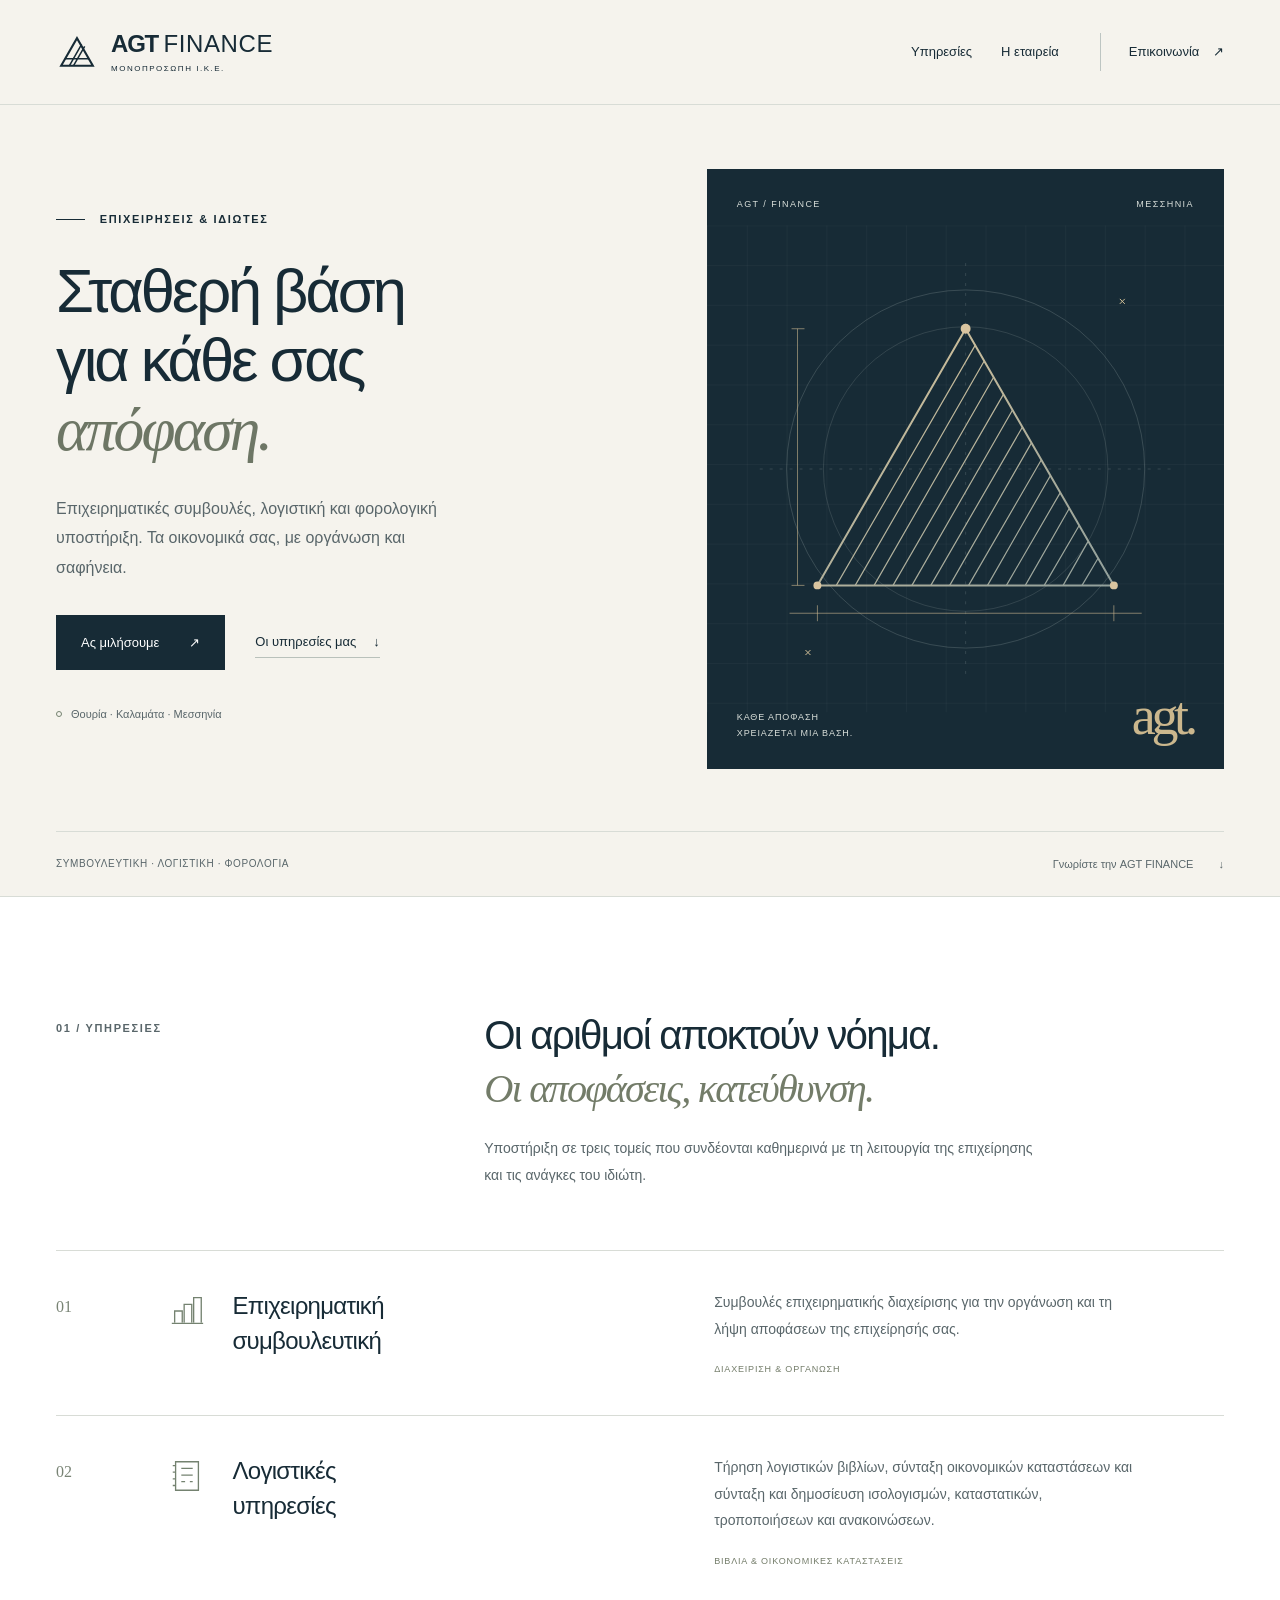
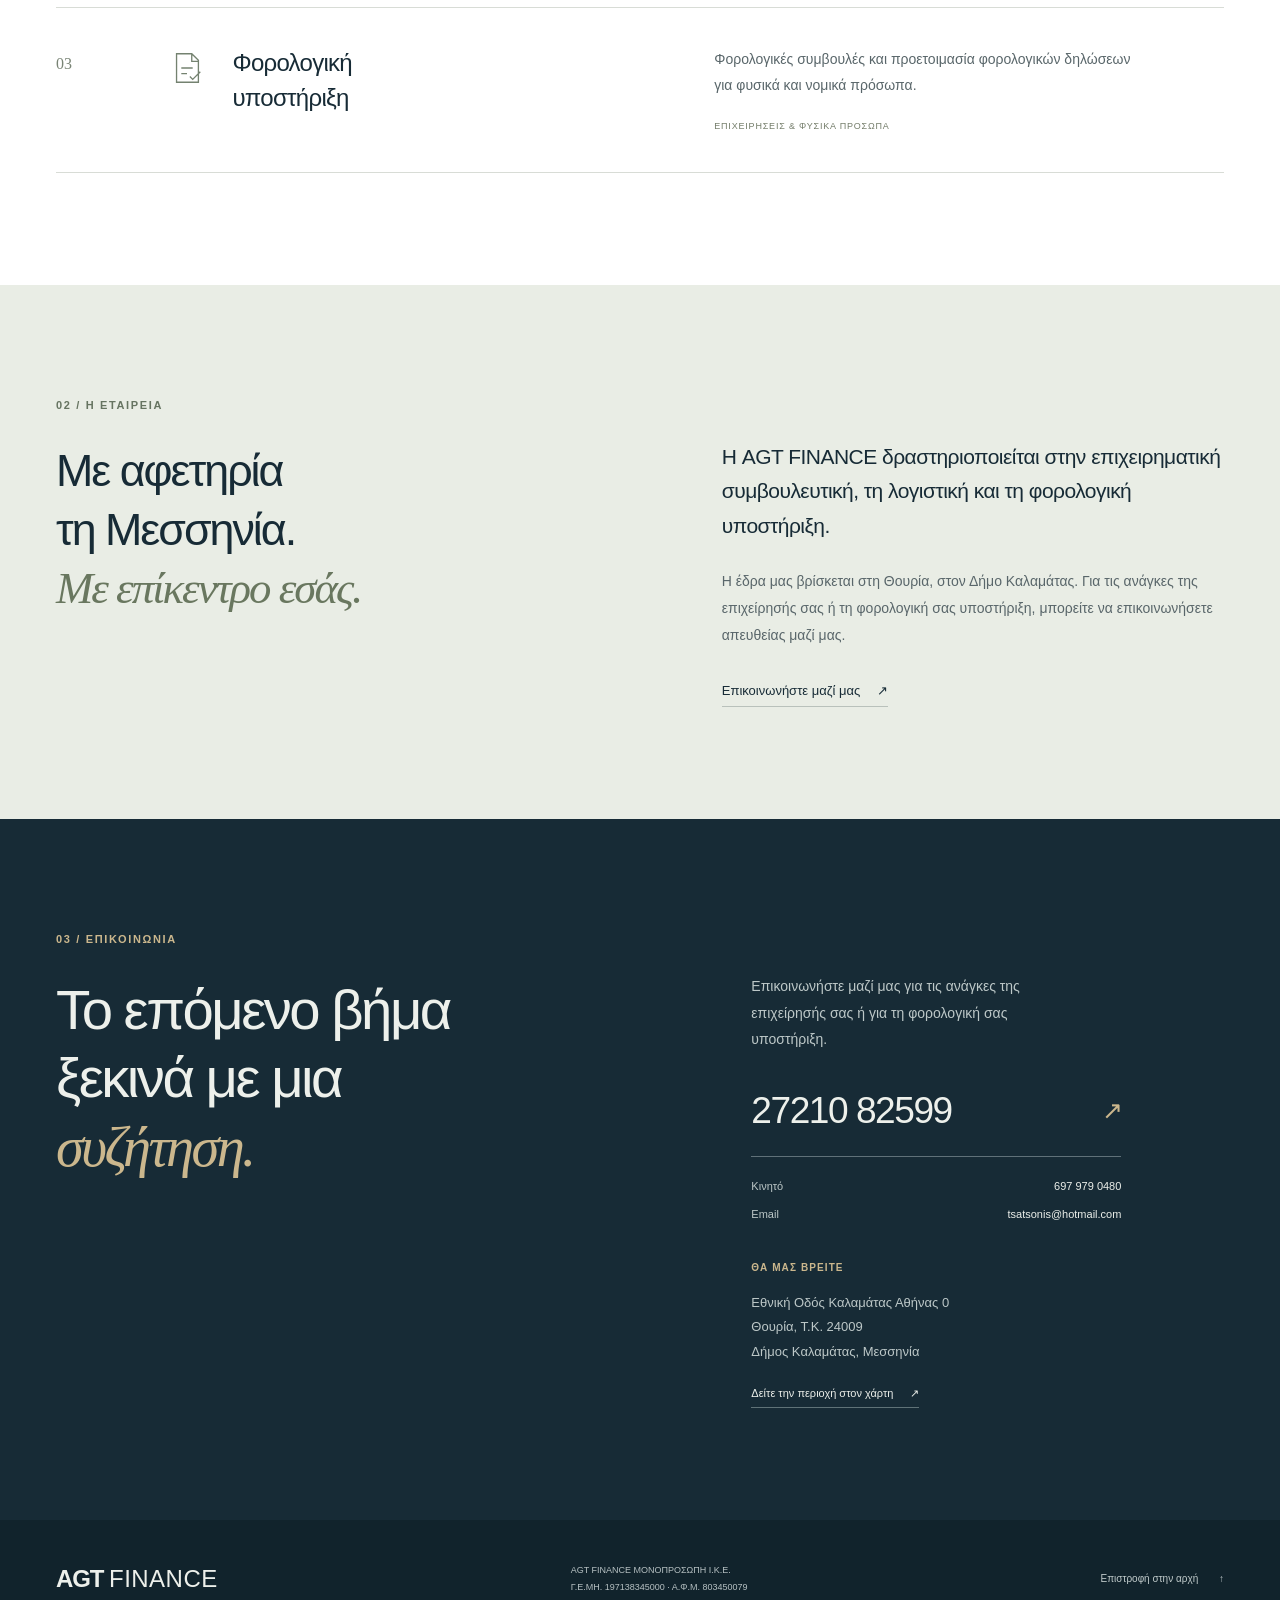
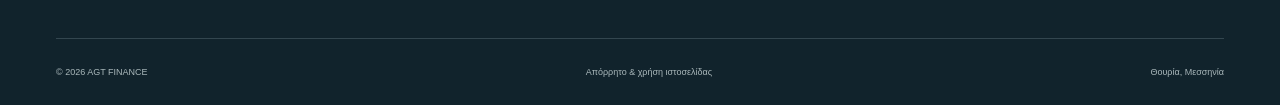
<file: index.html>
<!doctype html>
<html lang="el">
<head>
  <meta charset="utf-8">
  <meta name="viewport" content="width=device-width, initial-scale=1">
  <meta name="theme-color" content="#172b36">
  <title>AGT FINANCE | Επιχειρηματικές, λογιστικές & φορολογικές υπηρεσίες</title>
  <meta name="description" content="AGT FINANCE ΜΟΝΟΠΡΟΣΩΠΗ Ι.Κ.Ε. — Συμβουλές επιχειρηματικής διαχείρισης, λογιστικές και φορολογικές υπηρεσίες στη Μεσσηνία. Θουρία, Μεσσηνία.">
  <link rel="canonical" href="https://kl1me.github.io/agt-finance/">
  <meta property="og:type" content="website">
  <meta property="og:locale" content="el_GR">
  <meta property="og:site_name" content="AGT FINANCE">
  <meta property="og:title" content="AGT FINANCE | Σταθερή βάση για κάθε σας απόφαση.">
  <meta property="og:description" content="Επιχειρηματικές συμβουλές, λογιστική και φορολογική υποστήριξη. Μεσσηνία.">
  <meta property="og:url" content="https://kl1me.github.io/agt-finance/">
  <link rel="icon" type="image/svg+xml" href="./assets/favicon.svg">
  <link rel="stylesheet" href="./styles.css">
  <script src="./script.js" defer></script>
  <script type="application/ld+json">
  {
    "@context": "https://schema.org",
    "@type": "AccountingService",
    "name": "AGT FINANCE Ι.Κ.Ε.",
    "legalName": "AGT FINANCE ΜΟΝΟΠΡΟΣΩΠΗ Ι.Κ.Ε.",
    "alternateName": "AGT FINANCE SINGLE MEMBER P.C.",
    "url": "https://kl1me.github.io/agt-finance/",
    "telephone": ["+302721082599", "+306979790480"],
    "email": "tsatsonis@hotmail.com",
    "taxID": "803450079",
    "foundingDate": "2026-11-01",
    "identifier": {"@type": "PropertyValue", "propertyID": "Γ.Ε.ΜΗ.", "value": "197138345000"},
    "address": {
      "@type": "PostalAddress",
      "streetAddress": "Εθνική Οδός Καλαμάτας Αθήνας 0",
      "addressLocality": "Θουρία, Δήμος Καλαμάτας",
      "addressRegion": "Μεσσηνία",
      "postalCode": "24009",
      "addressCountry": "GR"
    }
  }
  </script>
</head>
<body>
  <a class="skip-link" href="#main">Μετάβαση στο περιεχόμενο</a>
  <header class="header">
    <div class="container header-inner">
      <a class="brand" href="#home" aria-label="AGT FINANCE — Αρχική">
        <svg class="brand-symbol" viewBox="0 0 42 42" fill="none" aria-hidden="true"><path d="M5 34 20.5 7 36 34H5Z" stroke="currentColor" stroke-width="2"/><path d="M13 34 25 13M9 27h23M17 34l11-19" stroke="currentColor" stroke-width="1.5"/></svg>
        <span class="wordmark">AGT <span>FINANCE</span><small>ΜΟΝΟΠΡΟΣΩΠΗ Ι.Κ.Ε.</small></span>
      </a>
      <button class="menu-toggle" type="button" aria-expanded="false" aria-controls="navigation"><span>Μενού</span><svg width="20" height="20" viewBox="0 0 20 20" fill="none" aria-hidden="true"><path d="M2 6h16M2 14h16" stroke="currentColor" stroke-width="1.5"/></svg></button>
      <nav class="navigation" id="navigation" aria-label="Κύρια πλοήγηση">
        <a href="#services">Υπηρεσίες</a>
        <a href="#company">Η εταιρεία</a>
        <a class="nav-contact" href="#contact">Επικοινωνία <span aria-hidden="true">↗</span></a>
      </nav>
    </div>
  </header>

  <main id="main">
    <section class="hero" id="home" aria-labelledby="hero-title">
      <div class="container hero-grid">
        <div class="hero-copy">
          <p class="eyebrow"><span class="short-rule"></span> ΕΠΙΧΕΙΡΗΣΕΙΣ & ΙΔΙΩΤΕΣ</p>
          <h1 id="hero-title">Σταθερή βάση<br>για κάθε σας<br><em>απόφαση.</em></h1>
          <p class="hero-description">Επιχειρηματικές συμβουλές, λογιστική και φορολογική υποστήριξη. Τα οικονομικά σας, με οργάνωση και σαφήνεια.</p>
          <div class="hero-actions">
            <a class="button button-dark" href="#contact">Ας μιλήσουμε <span aria-hidden="true">↗</span></a>
            <a class="text-link" href="#services">Οι υπηρεσίες μας <span aria-hidden="true">↓</span></a>
          </div>
          <div class="hero-location"><span class="location-dot" aria-hidden="true"></span> Θουρία · Καλαμάτα · Μεσσηνία</div>
        </div>
        <div class="hero-art" aria-hidden="true">
          <div class="art-top"><span>AGT / FINANCE</span><span>ΜΕΣΣΗΝΙΑ</span></div>
          <svg class="architecture" viewBox="0 0 520 490" fill="none">
            <defs>
              <pattern id="grid" width="40" height="40" patternUnits="userSpaceOnUse"><path d="M40 0H0v40" stroke="#d4dbd9" stroke-opacity=".13" stroke-width=".6"/></pattern>
              <linearGradient id="pillar" x1="165" y1="100" x2="390" y2="410" gradientUnits="userSpaceOnUse"><stop stop-color="#d4c29a"/><stop offset="1" stop-color="#8c9d9c"/></linearGradient>
            </defs>
            <path fill="url(#grid)" d="M0 0h520v490H0z"/>
            <circle cx="260" cy="245" r="180" stroke="#d7dfdc" stroke-opacity=".18"/>
            <circle cx="260" cy="245" r="143" stroke="#d7dfdc" stroke-opacity=".14"/>
            <path d="M260 38v414M53 245h414" stroke="#d7dfdc" stroke-opacity=".16" stroke-dasharray="3 7"/>
            <path d="m111 362 149-258 149 258H111Z" stroke="url(#pillar)" stroke-width="2"/>
            <path d="m130 362 140-242m-121 242L279 136M168 362l120-209M187 362l111-192M206 362l101-176M225 362l92-159M244 362l82-143M263 362l73-126M282 362l63-110M301 362l54-93M320 362l44-77M339 362l35-60M358 362l25-44M377 362l16-27" stroke="url(#pillar)" stroke-width="1.2"/>
            <path d="M83 390h354M111 382v16m298-16v16M91 362V104m-6 0h13m-13 258h13" stroke="#cdb990" stroke-opacity=".6"/>
            <circle cx="260" cy="104" r="5" fill="#dac5a0"/>
            <circle cx="111" cy="362" r="4" fill="#dac5a0"/>
            <circle cx="409" cy="362" r="4" fill="#dac5a0"/>
            <path d="m415 79 5-5m-5 0 5 5M99 432l5-5m-5 0 5 5" stroke="#d4c29a"/>
          </svg>
          <div class="art-bottom"><span>ΚΑΘΕ ΑΠΟΦΑΣΗ<br>ΧΡΕΙΑΖΕΤΑΙ ΜΙΑ ΒΑΣΗ.</span><span class="art-monogram">agt.</span></div>
        </div>
      </div>
      <div class="container hero-bottom"><span>ΣΥΜΒΟΥΛΕΥΤΙΚΗ · ΛΟΓΙΣΤΙΚΗ · ΦΟΡΟΛΟΓΙΑ</span><a href="#services">Γνωρίστε την AGT FINANCE <span aria-hidden="true">↓</span></a></div>
    </section>

    <section class="services section" id="services" aria-labelledby="services-title">
      <div class="container">
        <div class="section-heading">
          <p class="eyebrow">01 / ΥΠΗΡΕΣΙΕΣ</p>
          <div><h2 id="services-title">Οι αριθμοί αποκτούν νόημα.<br><em>Οι αποφάσεις, κατεύθυνση.</em></h2><p>Υποστήριξη σε τρεις τομείς που συνδέονται καθημερινά με τη λειτουργία της επιχείρησης και τις ανάγκες του ιδιώτη.</p></div>
        </div>
        <div class="service-list">
          <article class="service-row">
            <span class="service-number" aria-hidden="true">01</span>
            <div class="service-name"><svg viewBox="0 0 40 40" fill="none" aria-hidden="true"><path d="M7 32V20h8v12m2 0V13h8v19m2 0V6h8v26M4 33h33" stroke="currentColor" stroke-width="1.4"/></svg><h3>Επιχειρηματική<br>συμβουλευτική</h3></div>
            <div class="service-description"><p>Συμβουλές επιχειρηματικής διαχείρισης για την οργάνωση και τη λήψη αποφάσεων της επιχείρησής σας.</p><span class="service-tag">ΔΙΑΧΕΙΡΙΣΗ & ΟΡΓΑΝΩΣΗ</span></div>
          </article>
          <article class="service-row">
            <span class="service-number" aria-hidden="true">02</span>
            <div class="service-name"><svg viewBox="0 0 40 40" fill="none" aria-hidden="true"><path d="M8 5h24v30H8V5Zm6 7h12m-12 7h12m-12 7h4m5 0h3M5 9h3M5 16h3M5 23h3M5 30h3" stroke="currentColor" stroke-width="1.4"/></svg><h3>Λογιστικές<br>υπηρεσίες</h3></div>
            <div class="service-description"><p>Τήρηση λογιστικών βιβλίων, σύνταξη οικονομικών καταστάσεων και σύνταξη και δημοσίευση ισολογισμών, καταστατικών, τροποποιήσεων και ανακοινώσεων.</p><span class="service-tag">ΒΙΒΛΙΑ & ΟΙΚΟΝΟΜΙΚΕΣ ΚΑΤΑΣΤΑΣΕΙΣ</span></div>
          </article>
          <article class="service-row">
            <span class="service-number" aria-hidden="true">03</span>
            <div class="service-name"><svg viewBox="0 0 40 40" fill="none" aria-hidden="true"><path d="M9 5h16l7 7v23H9V5Zm16 0v8h7M14 20h12m-12 6h6m3 3 3 3 8-8" stroke="currentColor" stroke-width="1.4"/></svg><h3>Φορολογική<br>υποστήριξη</h3></div>
            <div class="service-description"><p>Φορολογικές συμβουλές και προετοιμασία φορολογικών δηλώσεων για φυσικά και νομικά πρόσωπα.</p><span class="service-tag">ΕΠΙΧΕΙΡΗΣΕΙΣ & ΦΥΣΙΚΑ ΠΡΟΣΩΠΑ</span></div>
          </article>
        </div>
      </div>
    </section>

    <section class="about section" id="company" aria-labelledby="company-title">
      <div class="container about-grid">
        <div class="about-intro"><p class="eyebrow">02 / Η ΕΤΑΙΡΕΙΑ</p><h2 id="company-title">Με αφετηρία<br>τη Μεσσηνία.<br><em>Με επίκεντρο εσάς.</em></h2></div>
        <div class="about-copy"><p class="lead">Η AGT FINANCE δραστηριοποιείται στην επιχειρηματική συμβουλευτική, τη λογιστική και τη φορολογική υποστήριξη.</p><p>Η έδρα μας βρίσκεται στη Θουρία, στον Δήμο Καλαμάτας. Για τις ανάγκες της επιχείρησής σας ή τη φορολογική σας υποστήριξη, μπορείτε να επικοινωνήσετε απευθείας μαζί μας.</p><a class="text-link" href="#contact">Επικοινωνήστε μαζί μας <span aria-hidden="true">↗</span></a></div>
      </div>
    </section>


    <section class="contact section" id="contact" aria-labelledby="contact-title">
      <div class="container contact-grid">
        <div><p class="eyebrow">03 / ΕΠΙΚΟΙΝΩΝΙΑ</p><h2 id="contact-title">Το επόμενο βήμα<br>ξεκινά με μια<br><em>συζήτηση.</em></h2></div>
        <div class="contact-info"><p>Επικοινωνήστε μαζί μας για τις ανάγκες της επιχείρησής σας ή για τη φορολογική σας υποστήριξη.</p><a class="phone-link" href="tel:+302721082599" aria-label="Καλέστε στο 27210 82599">27210 82599 <span aria-hidden="true">↗</span></a><div class="contact-extra"><a href="tel:+306979790480">Κινητό <span>697 979 0480</span></a><a href="mailto:tsatsonis@hotmail.com">Email <span>tsatsonis@hotmail.com</span></a></div><div class="contact-address"><span class="small-heading">ΘΑ ΜΑΣ ΒΡΕΙΤΕ</span><address>Εθνική Οδός Καλαμάτας Αθήνας 0<br>Θουρία, Τ.Κ. 24009<br>Δήμος Καλαμάτας, Μεσσηνία</address><a class="text-link" href="https://www.google.com/maps/search/?api=1&query=Εθνική+Οδός+Καλαμάτας+Αθήνας+Θουρία+24009" target="_blank" rel="noopener noreferrer">Δείτε την περιοχή στον χάρτη <span aria-hidden="true">↗</span></a></div></div>
      </div>
    </section>
  </main>

  <footer class="footer">
    <div class="container footer-top"><a class="footer-brand" href="#home">AGT <span>FINANCE</span></a><p>AGT FINANCE ΜΟΝΟΠΡΟΣΩΠΗ Ι.Κ.Ε.<br>Γ.Ε.ΜΗ. 197138345000 · Α.Φ.Μ. 803450079</p><a class="back-top" href="#home">Επιστροφή στην αρχή <span aria-hidden="true">↑</span></a></div>
    <div class="container footer-bottom"><span>© 2026 AGT FINANCE</span><button class="privacy-button" type="button" data-open-privacy>Απόρρητο & χρήση ιστοσελίδας</button><span>Θουρία, Μεσσηνία</span></div>
  </footer>

  <dialog class="privacy-dialog" id="privacy-dialog" aria-labelledby="privacy-title">
    <div class="dialog-header"><p class="eyebrow">AGT FINANCE</p><button class="dialog-close" type="button" data-close-privacy aria-label="Κλείσιμο">×</button></div>
    <h2 id="privacy-title">Απόρρητο & χρήση</h2>
    <p>Η ιστοσελίδα παρέχει πληροφορίες για την AGT FINANCE ΜΟΝΟΠΡΟΣΩΠΗ Ι.Κ.Ε. και τις δραστηριότητές της. Το περιεχόμενο δεν αποτελεί εξατομικευμένη λογιστική, φορολογική ή επιχειρηματική συμβουλή.</p>
    <h3>Δεδομένα περιήγησης</h3><p>Η ιστοσελίδα δεν περιλαμβάνει φόρμα επικοινωνίας, εργαλεία ανάλυσης επισκεψιμότητας, διαφημιστικούς ιχνηλάτες ή ενσωματωμένους χάρτες και δεν εγκαθιστά cookies από τον κώδικά της.</p><p>Η φιλοξενία παρέχεται από το GitHub Pages. Κατά την επίσκεψή σας, το GitHub ενδέχεται να επεξεργάζεται τεχνικά δεδομένα, όπως τη διεύθυνση IP, σύμφωνα με τη <a href="https://docs.github.com/en/site-policy/privacy-policies/github-general-privacy-statement" target="_blank" rel="noopener noreferrer">δική του δήλωση απορρήτου</a>.</p>
    <h3>Εξωτερικοί σύνδεσμοι</h3><p>Ο σύνδεσμος προς το Google Maps οδηγεί σε ιστοσελίδα τρίτου, με τους δικούς της όρους και πολιτική απορρήτου.</p>
    <h3>Επικοινωνία</h3><p>Για ζητήματα που αφορούν την ιστοσελίδα ή τα δημοσιευμένα εταιρικά στοιχεία, καλέστε στο <a href="tel:+306979790480">697 979 0480</a> ή απευθυνθείτε στην εταιρική έδρα.</p><p class="privacy-date">Τελευταία ενημέρωση: 17/11/2026</p>
    <button class="button button-dark" type="button" data-close-privacy>Κλείσιμο <span aria-hidden="true">↗</span></button>
  </dialog>
</body>
</html>
</file>
<file: styles.css>
:root {
  --ink:#172b36;
  --ink-deep:#11232c;
  --paper:#f5f3ed;
  --white:#fff;
  --muted:#59666a;
  --line:#d8dcd6;
  --gold:#cbb78d;
  --serif:Georgia,'Times New Roman',serif;
  --sans:-apple-system,BlinkMacSystemFont,'Segoe UI',Arial,sans-serif
}
* {
  box-sizing:border-box
}
html {
  scroll-behavior:smooth;
  scroll-padding-top:100px
}
body {
  margin:0;
  background:var(--paper);
  color:var(--ink);
  font-family:var(--sans);
  font-size:16px;
  line-height:1.65;
  -webkit-font-smoothing:antialiased
}
a {
  color:inherit;
  text-decoration:none
}
button {
  font:inherit
}
button,a {
  -webkit-tap-highlight-color:transparent
}
button {
  cursor:pointer
}
svg {
  display:block
}
h1,h2,h3,p {
  margin:0
}
h1,h2,h3 {
  font-weight:400
}
em {
  font-family:var(--serif);
  font-weight:400
}
a:focus-visible,button:focus-visible,summary:focus-visible {
  outline:3px solid #977e47;
  outline-offset:6px
}
.container {
  width:min(1240px,calc(100% - 112px));
  margin-inline:auto
}
.section {
  padding:112px 0
}
.eyebrow {
  font-size:11px;
  letter-spacing:.15em;
  font-weight:600;
  line-height:1.5
}
.short-rule {
  display:inline-block;
  width:29px;
  height:1px;
  background:currentColor;
  vertical-align:middle;
  margin-right:10px
}
.skip-link {
  position:fixed;
  top:-100px;
  left:20px;
  z-index:100;
  background:var(--ink);
  color:#fff;
  padding:12px 20px
}
.skip-link:focus {
  top:12px
}
.header {
  position:sticky;
  top:0;
  z-index:20;
  background:rgba(245,243,237,.97);
  border-bottom:1px solid var(--line)
}
.header-inner {
  display:flex;
  justify-content:space-between;
  align-items:center;
  height:104px;
  gap:25px
}
.brand {
  display:flex;
  align-items:center;
  gap:12px;
  flex-shrink:0
}
.brand-symbol {
  width:43px;
  height:43px
}
.wordmark {
  font-size:24px;
  font-weight:650;
  letter-spacing:-.05em;
  line-height:1
}
.wordmark>span {
  font-weight:350;
  letter-spacing:.025em
}
.wordmark small {
  display:block;
  font-size:8px;
  letter-spacing:.19em;
  margin-top:9px;
  font-weight:500
}
.navigation {
  display:flex;
  align-items:center;
  gap:29px;
  font-size:13px
}
.navigation>a {
  padding:8px 0;
  position:relative
}
.navigation>a:after {
  content:'';
  height:1px;
  background:currentColor;
  position:absolute;
  left:0;
  bottom:2px;
  right:100%;
  transition:right .2s
}
.navigation>a:hover:after {
  right:0
}
.navigation .nav-contact {
  margin-left:12px;
  border-left:1px solid #bdc5c2;
  padding-left:28px
}
.nav-contact span {
  margin-left:10px
}
.menu-toggle {
  display:none
}
.hero {
  padding-top:64px
}
.hero-grid {
  display:grid;
  grid-template-columns:1.1fr 1fr;
  gap:7%;
  align-items:center
}
.hero-copy {
  padding:10px 0 14px
}
.hero-copy .eyebrow {
  margin-bottom:30px
}
.hero h1 {
  font-size:clamp(48px,4.8vw,70px);
  line-height:1.12;
  letter-spacing:-.05em
}
.hero h1 em {
  color:#6d7665;
  letter-spacing:-.045em
}
.hero-description {
  max-width:415px;
  margin-top:30px;
  color:var(--muted);
  font-size:16px;
  line-height:1.85
}
.hero-actions {
  display:flex;
  align-items:center;
  gap:30px;
  margin-top:32px
}
.button {
  display:inline-flex;
  justify-content:space-between;
  align-items:center;
  gap:30px;
  padding:16px 24px;
  font-size:13px;
  font-weight:500;
  border:1px solid transparent;
  transition:background .2s,transform .2s
}
.button-dark {
  background:var(--ink);
  color:var(--white)
}
.button-dark:hover {
  background:#2d4650;
  transform:translateY(-2px)
}
.text-link {
  display:inline-flex;
  align-items:center;
  gap:17px;
  font-size:13px;
  font-weight:500;
  border-bottom:1px solid #b9c1bb;
  padding:5px 0
}
.text-link:hover {
  border-color:currentColor
}
.hero-location {
  display:flex;
  gap:9px;
  align-items:center;
  color:var(--muted);
  font-size:11px;
  margin-top:35px
}
.location-dot {
  width:6px;
  height:6px;
  border:1px solid #748270;
  border-radius:50%
}
.hero-art {
  background:var(--ink);
  color:#d9dfda;
  position:relative;
  aspect-ratio:1/1.16;
  display:flex;
  flex-direction:column;
  justify-content:space-between;
  overflow:hidden
}
.art-top,.art-bottom {
  display:flex;
  align-items:center;
  justify-content:space-between;
  position:relative;
  z-index:1
}
.art-top {
  font-size:9px;
  letter-spacing:.16em;
  padding:28px 30px
}
.architecture {
  width:100%;
  position:absolute;
  top:50%;
  transform:translateY(-50%);
  left:0
}
.art-bottom {
  padding:28px 30px;
  align-items:flex-end
}
.art-bottom>span:first-child {
  font-size:9px;
  letter-spacing:.1em;
  line-height:1.8
}
.art-monogram {
  font-family:var(--serif);
  font-size:54px;
  line-height:.9;
  letter-spacing:-.08em;
  color:var(--gold)
}
.hero-bottom {
  border-top:1px solid var(--line);
  margin-top:62px;
  display:flex;
  justify-content:space-between;
  align-items:center;
  padding:23px 0;
  color:var(--muted);
  font-size:10px;
  letter-spacing:.06em
}
.hero-bottom a {
  font-size:11px;
  letter-spacing:0
}
.hero-bottom a span {
  padding-left:22px
}
.services {
  background:#fff;
  border-top:1px solid var(--line)
}
.section-heading {
  display:grid;
  grid-template-columns:1fr 2fr;
  gap:5%;
  margin-bottom:62px;
  align-items:start
}
.section-heading>.eyebrow {
  padding-top:11px;
  color:var(--muted)
}
h2 {
  font-size:clamp(30px,3.15vw,44px);
  line-height:1.3;
  letter-spacing:-.045em
}
.section-heading h2 em {
  color:#737c69
}
.section-heading>div>p {
  margin-top:20px;
  color:var(--muted);
  max-width:570px;
  font-size:14px;
  line-height:1.9
}
.service-list {
  border-top:1px solid var(--line)
}
.service-row {
  padding:38px 0;
  display:grid;
  grid-template-columns:.15fr 1fr 1fr;
  gap:36px;
  border-bottom:1px solid var(--line)
}
.service-number {
  font-family:var(--serif);
  color:#798475;
  font-size:16px;
  padding-top:5px
}
.service-name {
  display:flex;
  gap:26px;
  align-items:flex-start
}
.service-name svg {
  width:38px;
  height:38px;
  flex-shrink:0;
  color:#748270;
  margin-top:3px
}
.service-name h3 {
  font-size:24px;
  line-height:1.45;
  letter-spacing:-.03em
}
.service-description p {
  font-size:14px;
  line-height:1.9;
  color:var(--muted);
  max-width:420px
}
.service-tag {
  display:block;
  font-size:9px;
  letter-spacing:.09em;
  color:#737c69;
  margin-top:20px
}
.about {
  position:relative;
  background:#e9ede5
}
.about-grid {
  display:grid;
  grid-template-columns:1fr 1fr;
  gap:14%
}
.about-intro .eyebrow {
  margin-bottom:28px;
  color:#667461
}
.about h2 {
  font-size:clamp(35px,3.5vw,49px)
}
.about h2 em {
  color:#69775f
}
.about-copy {
  padding-top:43px
}
.about-copy .lead {
  font-size:21px;
  line-height:1.65;
  letter-spacing:-.025em;
  color:var(--ink);
  margin-bottom:24px
}
.about-copy p {
  font-size:14px;
  color:var(--muted);
  line-height:1.95
}
.about-copy .text-link {
  margin-top:25px
}
.small-heading {
  font-size:10px;
  letter-spacing:.11em;
  font-weight:600
}
.contact {
  background:var(--ink);
  color:#edf0eb
}
.contact-grid {
  display:grid;
  grid-template-columns:1.15fr 1fr;
  gap:13%
}
.contact .eyebrow {
  color:var(--gold);
  margin-bottom:28px
}
.contact h2 {
  font-size:clamp(40px,4.4vw,60px);
  line-height:1.22
}
.contact h2 em {
  color:var(--gold)
}
.contact-info {
  padding-top:42px
}
.contact-info>p {
  font-size:14px;
  max-width:330px;
  color:#bdc8c8;
  line-height:1.9
}
.phone-link {
  display:flex;
  align-items:center;
  justify-content:space-between;
  border-bottom:1px solid #607179;
  font-size:clamp(25px,2.9vw,38px);
  font-weight:350;
  letter-spacing:-.04em;
  margin:27px 0 32px;
  padding:0 0 15px;
  max-width:370px
}
.phone-link span {
  font-size:25px;
  color:var(--gold)
}
.phone-link:hover {
  color:var(--gold)
}
.contact-address .small-heading {
  color:var(--gold)
}
.contact-address address {
  font-style:normal;
  font-size:13px;
  line-height:1.9;
  color:#bdc8c8;
  margin:11px 0 14px
}
.contact-address .text-link {
  font-size:11px;
  border-color:#5f7277
}
.footer {
  background:var(--ink-deep);
  color:#c2cccc
}
.footer-top {
  padding:39px 0;
  display:flex;
  justify-content:space-between;
  align-items:center;
  gap:30px
}
.footer-brand {
  font-size:24px;
  font-weight:650;
  letter-spacing:-.045em;
  color:#edf0eb
}
.footer-brand span {
  font-weight:300;
  letter-spacing:.02em
}
.footer-top p {
  font-size:9px;
  line-height:1.9;
  color:#b7c1c3
}
.back-top {
  font-size:10px
}
.back-top span {
  margin-left:18px
}
.footer-bottom {
  border-top:1px solid #33464f;
  display:flex;
  justify-content:space-between;
  align-items:center;
  gap:25px;
  padding:22px 0;
  font-size:9px;
  color:#aab8bb
}
.privacy-button {
  background:none;
  border:0;
  padding:4px 0;
  color:inherit;
  font-size:9px
}
.privacy-button:hover {
  text-decoration:underline;
  text-underline-offset:4px
}
.privacy-dialog {
  color:var(--ink);
  background:var(--paper);
  border:0;
  padding:35px;
  max-width:660px;
  width:calc(100% - 32px);
  max-height:85vh;
  line-height:1.8
}
.privacy-dialog::backdrop {
  background:rgba(10,24,30,.7)
}
.dialog-header {
  display:flex;
  justify-content:space-between;
  align-items:center;
  margin-bottom:22px
}
.dialog-close {
  border:0;
  background:none;
  color:var(--ink);
  font-size:30px;
  width:44px;
  height:44px;
  line-height:1
}
.privacy-dialog h2 {
  font-family:var(--serif);
  font-size:32px;
  margin-bottom:20px
}
.privacy-dialog h3 {
  font-size:16px;
  margin:24px 0 9px
}
.privacy-dialog p {
  font-size:13px;
  color:var(--muted);
  margin-bottom:13px
}
.privacy-dialog a {
  text-decoration:underline;
  text-underline-offset:3px
}
.privacy-dialog .privacy-date {
  font-size:11px;
  margin-top:22px
}
.privacy-dialog .button {
  margin-top:12px
}
body:has(.privacy-dialog[open]) {
  overflow:hidden
}
@media(min-width:1550px) {
  .hero {
    padding-top:78px
  }
  .hero h1 {
    font-size:76px
  }
  .hero-grid {
    gap:9%
  }
  .hero-art {
    aspect-ratio:1/1.11
  }
}
@media(max-width:1100px) {
  .container {
    width:calc(100% - 72px)
  }
  .header-inner {
    height:90px
  }
  .navigation {
    gap:19px;
    font-size:12px
  }
  .navigation .nav-contact {
    padding-left:18px;
    margin-left:0
  }
  .wordmark {
    font-size:21px
  }
  .brand-symbol {
    width:37px
  }
  .hero-grid {
    gap:5%;
    grid-template-columns:1.1fr 1fr
  }
  .hero h1 {
    font-size:54px
  }
  .hero-description {
    font-size:14px
  }
  .hero-actions {
    gap:20px
  }
  .hero-actions .text-link {
    font-size:12px
  }
  .button {
    padding:15px 19px;
    gap:20px
  }
  .art-top,.art-bottom {
    padding:23px
  }
  .section {
    padding:85px 0
  }
  .service-row {
    gap:23px;
    grid-template-columns:.12fr 1fr 1fr
  }
  .service-name {
    gap:18px
  }
  .service-name h3 {
    font-size:21px
  }
  .service-description p {
    font-size:13px
  }
  .about-grid {
    gap:9%
  }
  .about-copy .lead {
    font-size:19px
  }
  .contact-grid {
    gap:9%
  }
}
@media(max-width:800px) {
  html {
    scroll-padding-top:85px
  }
  .container {
    width:calc(100% - 44px)
  }
  .header-inner {
    height:79px
  }
  .brand {
    gap:9px
  }
  .brand-symbol {
    width:34px;
    height:34px
  }
  .wordmark {
    font-size:20px
  }
  .wordmark small {
    font-size:7px;
    margin-top:7px
  }
  .menu-toggle {
    display:flex;
    align-items:center;
    gap:12px;
    border:1px solid #c5ccc5;
    background:none;
    padding:9px 12px;
    font-size:11px;
    color:var(--ink)
  }
  .navigation {
    display:none;
    position:absolute;
    top:78px;
    left:0;
    right:0;
    background:var(--paper);
    border-bottom:1px solid var(--line);
    padding:16px 22px 24px;
    flex-direction:column;
    align-items:stretch;
    gap:4px
  }
  .navigation.is-open {
    display:flex
  }
  .navigation>a {
    padding:12px 0
  }
  .navigation .nav-contact {
    border-left:0;
    border-top:1px solid var(--line);
    padding:15px 0 0;
    margin-top:8px
  }
  .navigation>a:after {
    display:none
  }
  .hero {
    padding-top:42px
  }
  .hero-grid {
    gap:35px;
    align-items:stretch
  }
  .hero h1 {
    font-size:45px
  }
  .hero-copy .eyebrow {
    font-size:9px;
    margin-bottom:22px
  }
  .hero-description {
    font-size:13px;
    margin-top:23px
  }
  .hero-actions {
    align-items:flex-start;
    flex-direction:column;
    gap:15px;
    margin-top:24px
  }
  .hero-location {
    font-size:9px;
    margin-top:27px
  }
  .hero-art {
    aspect-ratio:auto;
    min-height:440px
  }
  .art-top {
    font-size:7px;
    padding:20px 17px
  }
  .art-top span:last-child {
    display:none
  }
  .art-bottom {
    padding:20px 17px;
    gap:9px
  }
  .art-bottom>span:first-child {
    font-size:7px;
    letter-spacing:.05em
  }
  .art-monogram {
    font-size:41px
  }
  .architecture {
    width:140%;
    left:-20%
  }
  .hero-bottom {
    margin-top:39px;
    font-size:8px
  }
  .hero-bottom a {
    font-size:9px
  }
  .section-heading {
    grid-template-columns:1fr;
    gap:22px;
    margin-bottom:40px
  }
  .section-heading>.eyebrow {
    padding:0;
    font-size:10px
  }
  .section-heading>div>p {
    font-size:13px;
    max-width:550px
  }
  .section {
    padding:67px 0
  }
  h2 {
    font-size:34px
  }
  .service-row {
    gap:18px;
    grid-template-columns:25px 1fr 1fr;
    padding:30px 0
  }
  .service-name {
    flex-direction:column;
    gap:17px
  }
  .service-name h3 {
    font-size:20px
  }
  .service-name svg {
    width:31px;
    height:31px
  }
  .service-tag {
    font-size:8px;
    line-height:1.7
  }
  .service-description p {
    font-size:12px
  }
  .about-grid {
    gap:8%
  }
  .about h2 {
    font-size:34px
  }
  .about-copy {
    padding-top:39px
  }
  .about-copy .lead {
    font-size:17px
  }
  .about-copy p {
    font-size:12px
  }
  .contact-grid {
    gap:8%
  }
  .contact h2 {
    font-size:39px
  }
  .contact-info {
    padding-top:42px
  }
  .contact-info>p {
    font-size:12px
  }
  .phone-link {
    font-size:26px
  }
  .contact-address address {
    font-size:12px
  }
  .footer-top {
    flex-wrap:wrap
  }
  .footer-top p {
    order:3;
    width:100%
  }
  .footer-brand {
    font-size:22px
  }
  .footer-bottom {
    font-size:8px;
    gap:12px
  }
  .privacy-button {
    font-size:8px
  }
}
@media(max-width:560px) {
  .hero-grid {
    grid-template-columns:1fr;
    gap:34px
  }
  .hero-copy {
    padding:0
  }
  .hero h1 {
    font-size:58px;
    letter-spacing:-.055em
  }
  .hero-copy .eyebrow {
    font-size:9px;
    margin-bottom:25px
  }
  .hero-description {
    font-size:14px;
    max-width:340px;
    line-height:1.85;
    margin-top:27px
  }
  .hero-actions {
    flex-direction:row;
    align-items:center;
    gap:25px;
    margin-top:28px
  }
  .hero-actions .text-link {
    font-size:11px;
    gap:12px
  }
  .hero-location {
    font-size:10px;
    margin-top:28px
  }
  .hero-art {
    min-height:0;
    aspect-ratio:1/.93
  }
  .architecture {
    width:100%;
    left:0;
    top:49%
  }
  .art-top {
    font-size:8px;
    padding:22px
  }
  .art-top span:last-child {
    display:block
  }
  .art-bottom {
    padding:22px
  }
  .art-bottom>span:first-child {
    font-size:8px
  }
  .art-monogram {
    font-size:48px
  }
  .hero-bottom {
    margin-top:27px;
    padding:20px 0
  }
  .hero-bottom>a {
    display:none
  }
  .hero-bottom>span {
    font-size:8px;
    letter-spacing:.035em
  }
  .section {
    padding:58px 0
  }
  .section-heading {
    gap:23px;
    margin-bottom:34px
  }
  h2 {
    font-size:31px;
    line-height:1.34
  }
  .section-heading>div>p {
    font-size:12px;
    line-height:1.9;
    margin-top:19px
  }
  .service-row {
    grid-template-columns:24px 1fr;
    gap:10px 14px;
    padding:29px 0
  }
  .service-number {
    font-size:14px;
    padding-top:2px
  }
  .service-name {
    grid-column:2;
    flex-direction:row;
    gap:17px;
    align-items:center
  }
  .service-name h3 {
    font-size:22px;
    line-height:1.3
  }
  .service-name svg {
    width:32px;
    height:32px;
    margin-top:0
  }
  .service-description {
    grid-column:2;
    padding-top:12px
  }
  .service-description p {
    font-size:13px;
    line-height:1.9
  }
  .service-tag {
    font-size:8px;
    margin-top:15px
  }
  .about-grid {
    grid-template-columns:1fr;
    gap:26px
  }
  .about-intro .eyebrow {
    font-size:10px;
    margin-bottom:23px
  }
  .about h2 {
    font-size:36px
  }
  .about-copy {
    padding:0
  }
  .about-copy .lead {
    font-size:18px;
    margin-bottom:20px
  }
  .about-copy p {
    font-size:13px
  }
  .about-copy .text-link {
    font-size:12px;
    margin-top:20px
  }
  .small-heading {
    font-size:9px
  }
  .contact-grid {
    grid-template-columns:1fr;
    gap:28px
  }
  .contact .eyebrow {
    font-size:10px;
    margin-bottom:24px
  }
  .contact h2 {
    font-size:45px
  }
  .contact-info {
    padding:0
  }
  .contact-info>p {
    font-size:13px
  }
  .phone-link {
    font-size:34px;
    margin:24px 0 28px;
    max-width:none
  }
  .contact-address address {
    font-size:13px
  }
  .contact-address .text-link {
    font-size:11px
  }
  .footer-top {
    padding:30px 0;
    gap:22px
  }
  .footer-brand {
    font-size:21px
  }
  .back-top {
    font-size:9px
  }
  .back-top span {
    margin-left:8px
  }
  .footer-top p {
    font-size:9px
  }
  .footer-bottom {
    flex-wrap:wrap;
    gap:11px 20px;
    padding:20px 0;
    font-size:8px
  }
  .footer-bottom>span:last-child {
    display:none
  }
  .privacy-button {
    font-size:9px
  }
  .privacy-dialog {
    padding:25px
  }
  .privacy-dialog h2 {
    font-size:29px
  }
}
@media(max-width:360px) {
  .hero h1 {
    font-size:49px
  }
  .hero-actions {
    gap:17px
  }
  .button {
    font-size:12px;
    padding:14px 17px
  }
  .hero-actions .text-link {
    font-size:10px
  }
  .wordmark {
    font-size:18px
  }
  .menu-toggle {
    padding:8px 9px
  }
  .container {
    width:calc(100% - 36px)
  }
}
@media(prefers-reduced-motion:reduce) {
  html {
    scroll-behavior:auto
  }
  *,*::before,*::after {
    transition:none!important;
    animation:none!important
  }
}
@media print {
  .header,.hero-art,.hero-actions,.hero-bottom,.service-tag,.back-top,.privacy-button,.privacy-dialog {
    display:none!important
  }
  .container {
    width:100%
  }
  .section,.hero {
    padding:25px 0
  }
  .hero-grid,.about-grid,.contact-grid {
    display:block
  }
  .hero h1 {
    font-size:36px
  }
  h2 {
    font-size:27px
  }
  .contact,.footer {
    color:#000;
    background:#fff
  }
  .contact-info {
    padding-top:20px
  }
  .contact h2 {
    font-size:30px
  }
  .contact-info>p,.contact-address address,.phone-link,.contact .eyebrow,.contact h2 em,.contact-address .small-heading {
    color:#000
  }
  .footer-top p,.footer-brand {
    color:#000
  }
  .footer-bottom {
    border-color:#bbb
  }
  .service-row {
    break-inside:avoid
  }
  .section-heading {
    margin-bottom:20px
  }
}
.contact-extra {
  max-width:370px;
  display:grid;
  gap:10px;
  margin:-12px 0 30px;
  font-size:11px;
  color:#bdc8c8
}
.contact-extra a {
  display:flex;
  justify-content:space-between;
  gap:15px
}
.contact-extra a span {
  color:#edf0eb
}
.contact-extra a:hover span {
  color:var(--gold)
}
</file>
